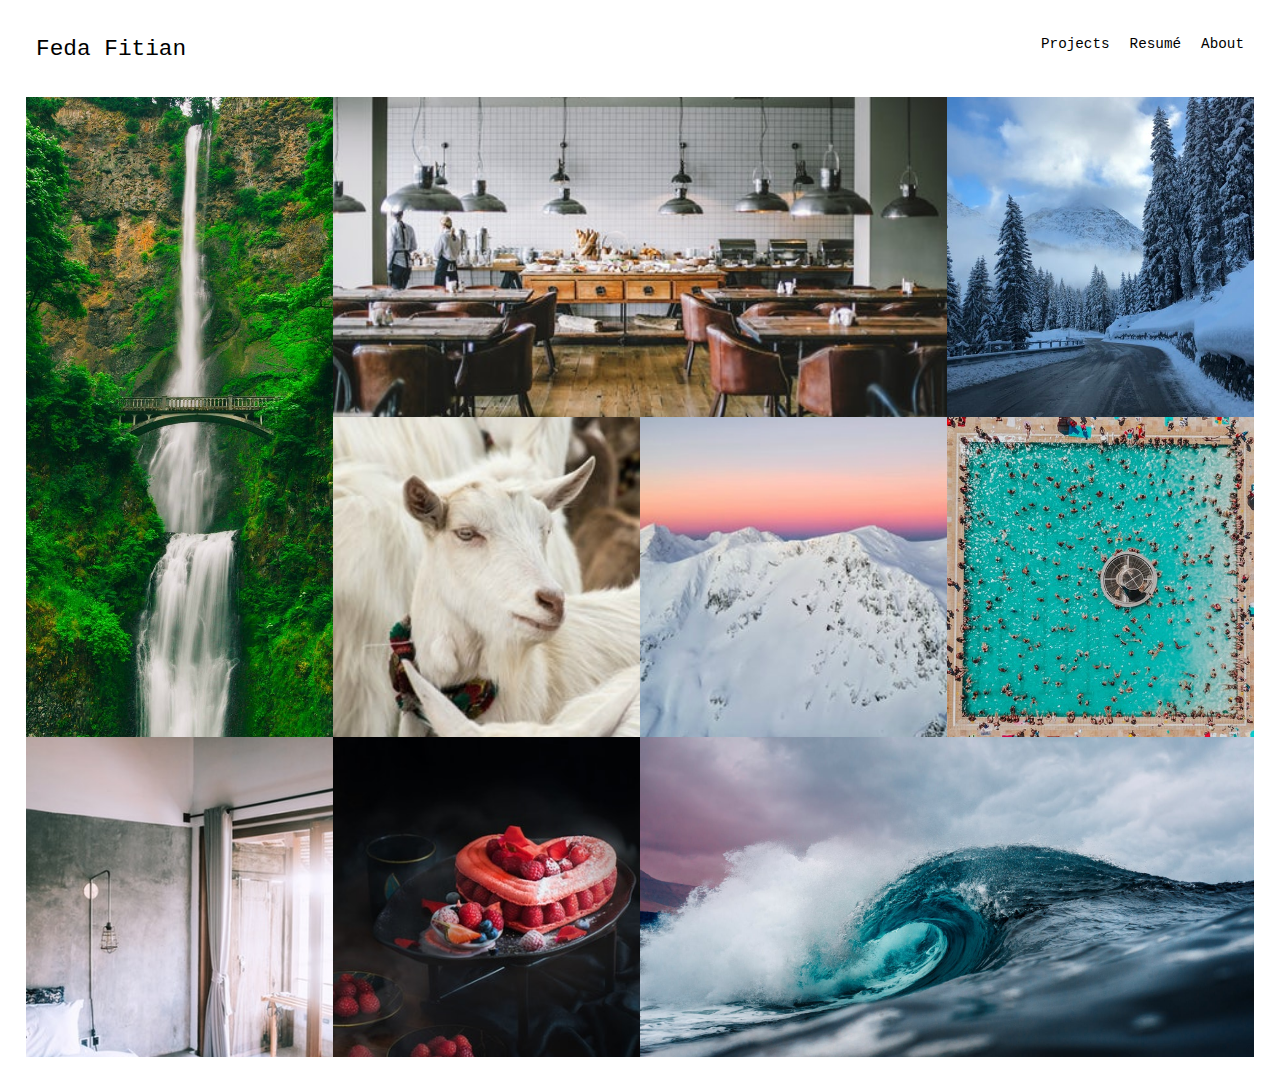
<file: index.html>
<!DOCTYPE html>
<html lang="en">

<head>
    <meta charset="UTF-8">
    <meta name="viewport" content="width=device-width, initial-scale=1.0">
    <meta http-equiv="X-UA-Compatible" content="ie-edge">
    <title>Feda Fitian</title>
    <link rel="stylesheet" type="text/css" href="style.css" />
</head>
<header>
    <nav class="main-nav">
        <a href="index.html">Feda Fitian</a>
        <a href="about.html">About</a>
        <a href="#">Resumé</a>
        <a href="index.html">Projects</a>

    </nav>
</header>

<body>
    <div class="cursors"></div>
    <div class="container">
        <div class="grid">
            <div class="grid-item item-one">
                <img src="img/img1.jpg" alt="">
                <div class="overlay-left">
                    <div class="text">Puerto Rico</div>
                </div>
            </div>


            <div class="grid-item item-two">
                <img src="img/img2.jpg" alt="">
                <div class="overlay-bottom">
                    <div class="text">Somewhere</div>
                </div>
            </div>

            <div class="grid-item item-three">
                <img src="img/img3.jpg" alt="">
                <div class="overlay-right">
                    <div class="text">Hello world!</div>
                </div>
            </div>

            <div class="grid-item item-four">
                <img src="img/img4.jpg" alt="">
                <div class="overlay-top">
                    <div class="text">Llamas n sheyt</div>
                </div>
            </div>

            <div class="grid-item item-five">
                <img src="img/img5.jpg" alt="">
                <div class="overlay-left">
                    <div class="text">Woahhh</div>
                </div>
            </div>

            <div class="grid-item item-six">
                <img src="img/img6.jpg" alt="">
                <div class="overlay-bottom">
                    <div class="text">This is so cool</div>
                </div>
            </div>

            <div class="grid-item item-seven">
                <img src="img/img7.jpg" alt="">
                <div class="overlay-bottom">
                    <div class="text">This is so cool</div>
                </div>
            </div>

            <div class="grid-item item-eight">
                <!--Got play button img from here: https://cdn4.iconfinder.com/data/icons/button-color/64/play_botton-512.png
                icon finder: https://www.iconfinder.com/search/?q=craft&from=navbar-->
                <img src="img/img8.jpg" alt="">
                <div class="overlay-top">
                        <a class="project-description" href="https://www.youtube.com/watch?v=DEvRfKgXFmo">
                    <div class="text">Sample of filming/video editing.<br/>YouTube video with over 110k views.</div>
                    </a>
                </div>
            </div>

            <div class="grid-item item-nine">
                <!--got tools background from here: https://www.clipart.email/download/789286.html-->
                <img src="img/img9.jpeg">
                <div class="overlay-right">
                    <a class="project-description" href="diy.html">
                        <div class="text">Creative and clever do-it-yourself projects.</div>
                    </a>
                </div>
            </div>
        </div>
    </div>
</div>
</body>

</html>
</file>
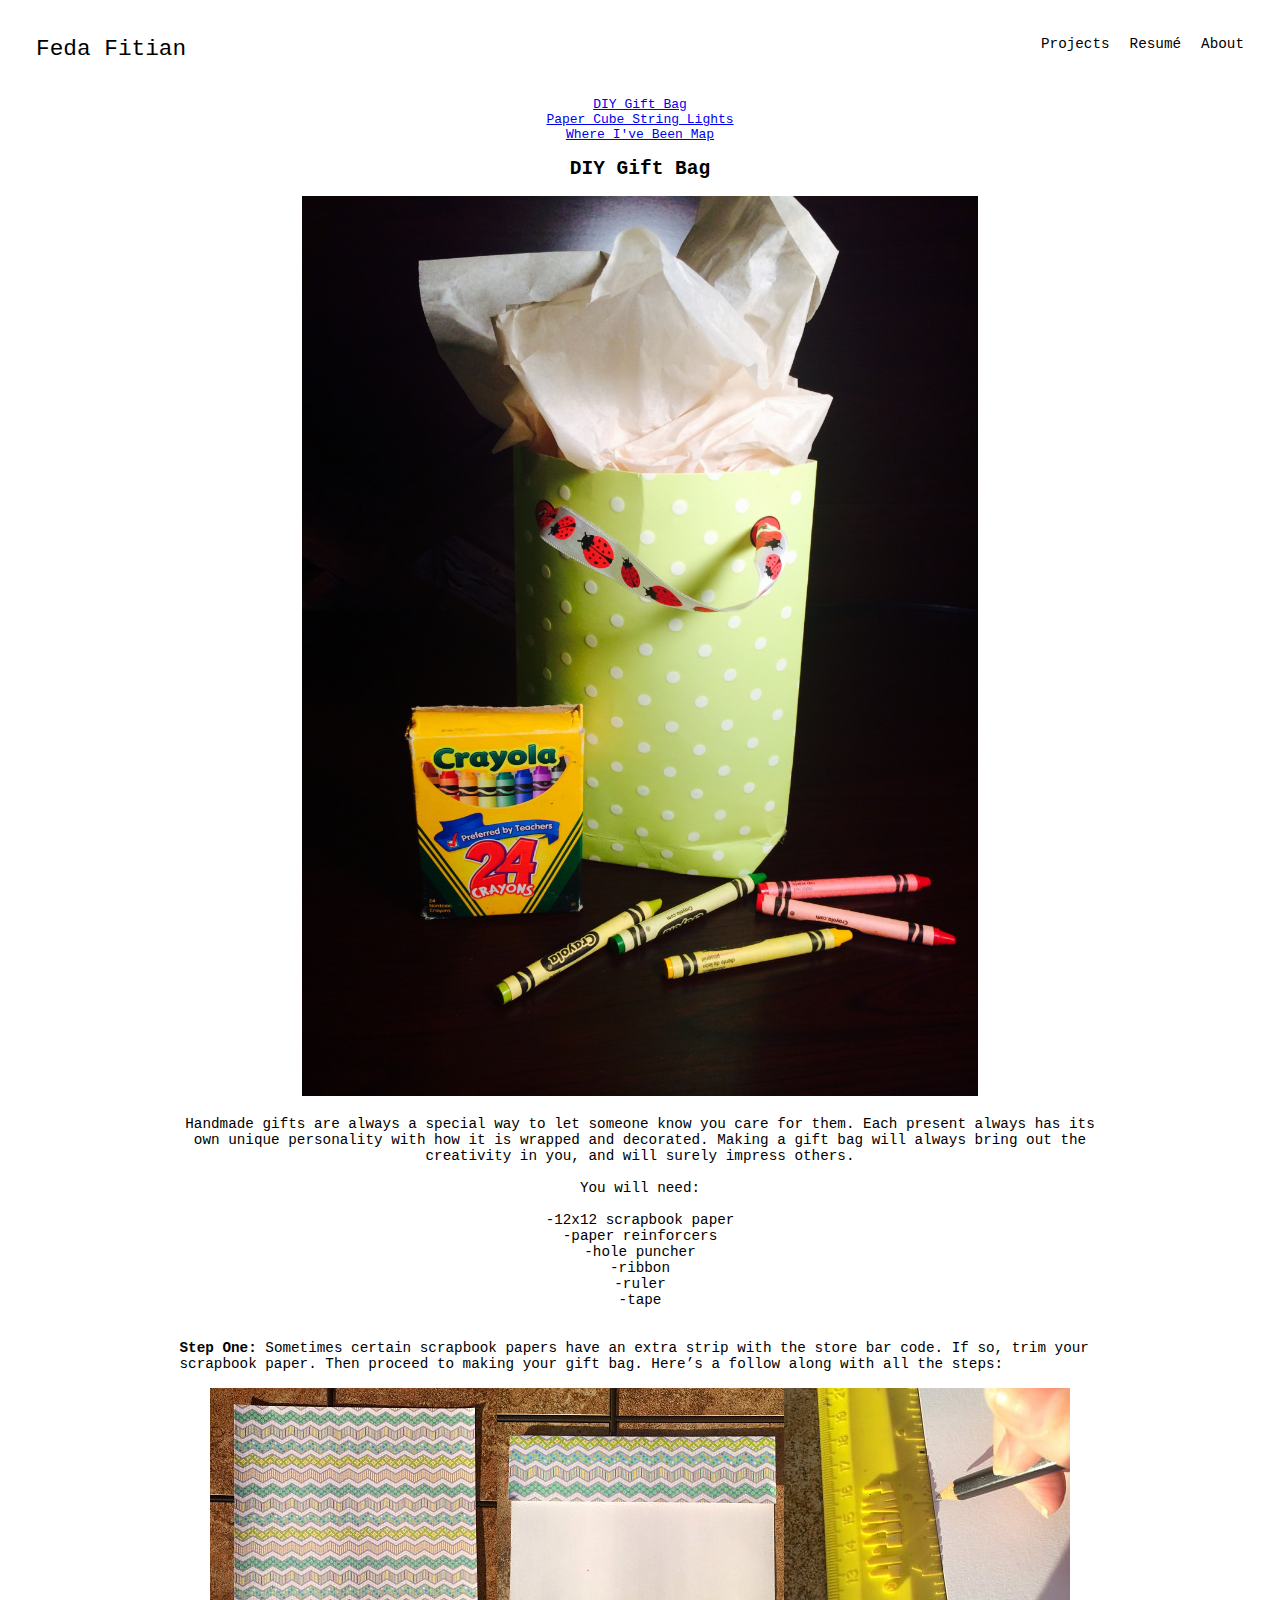
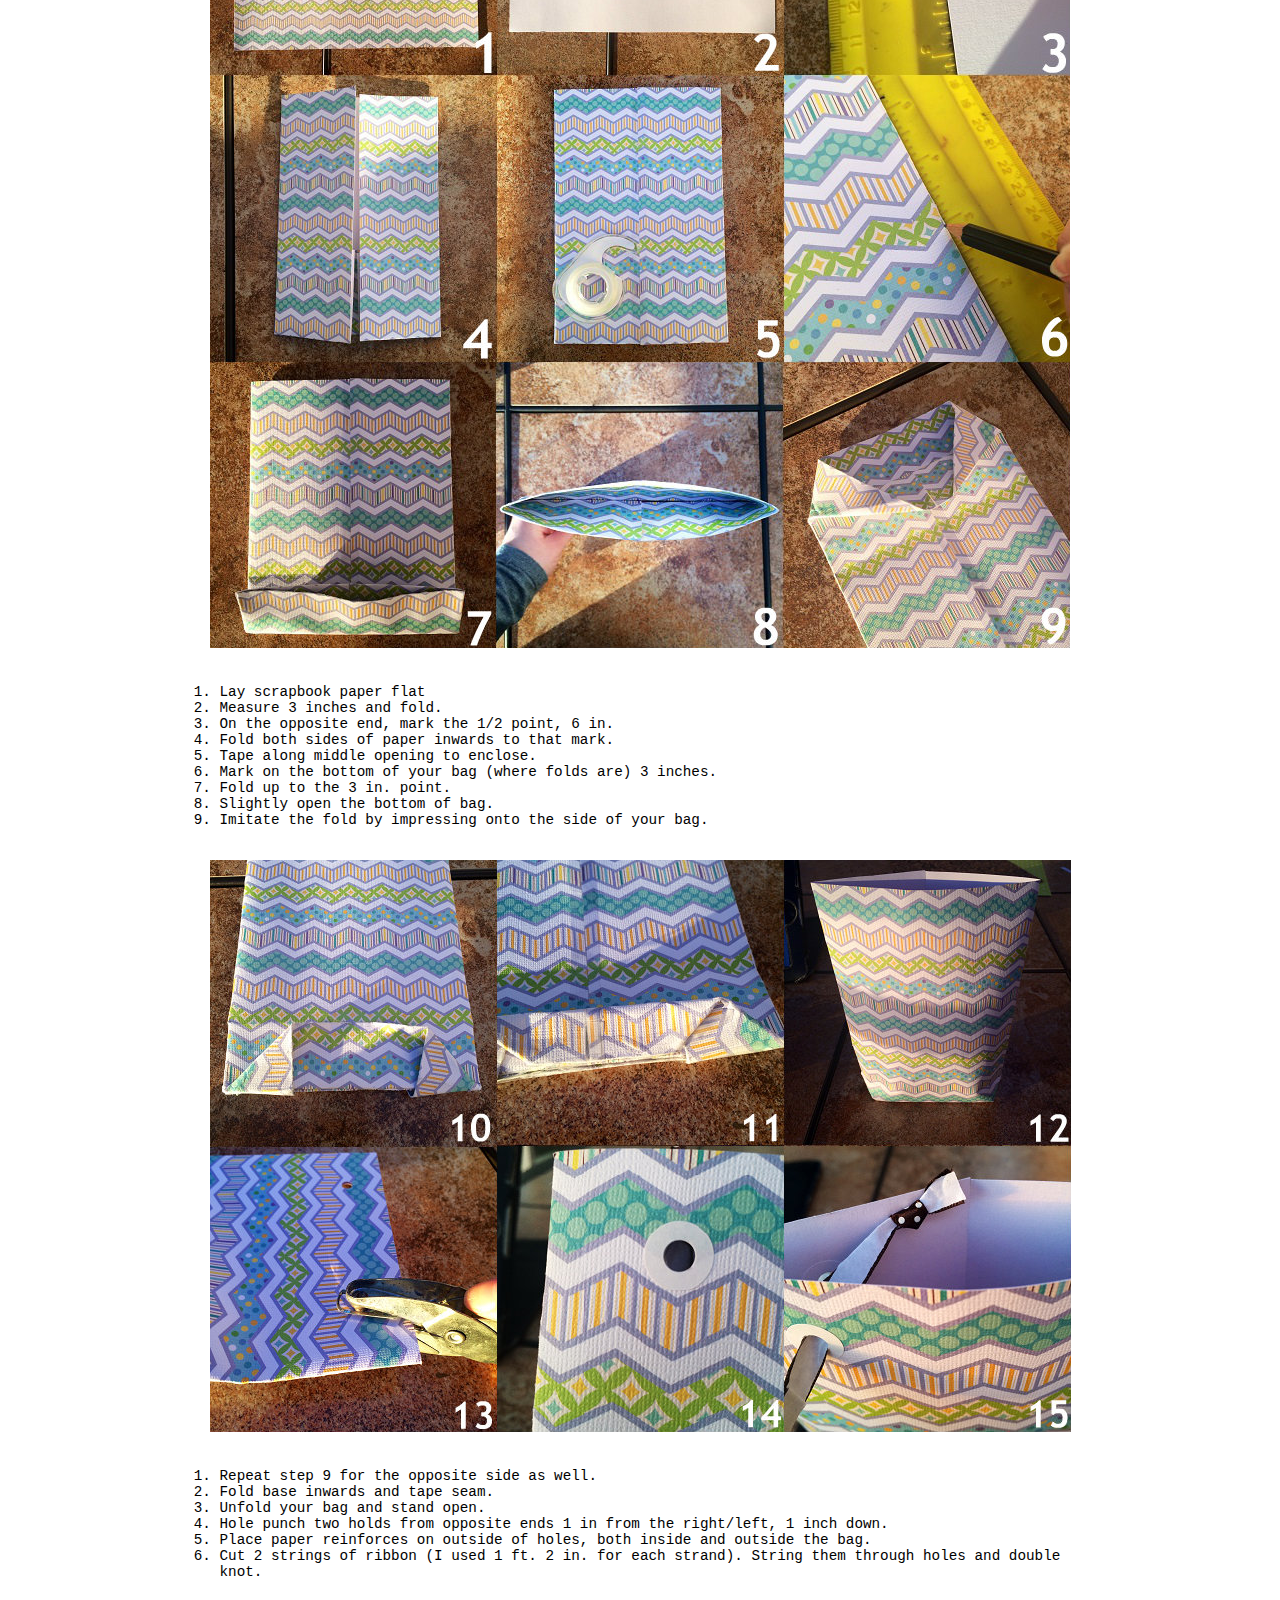
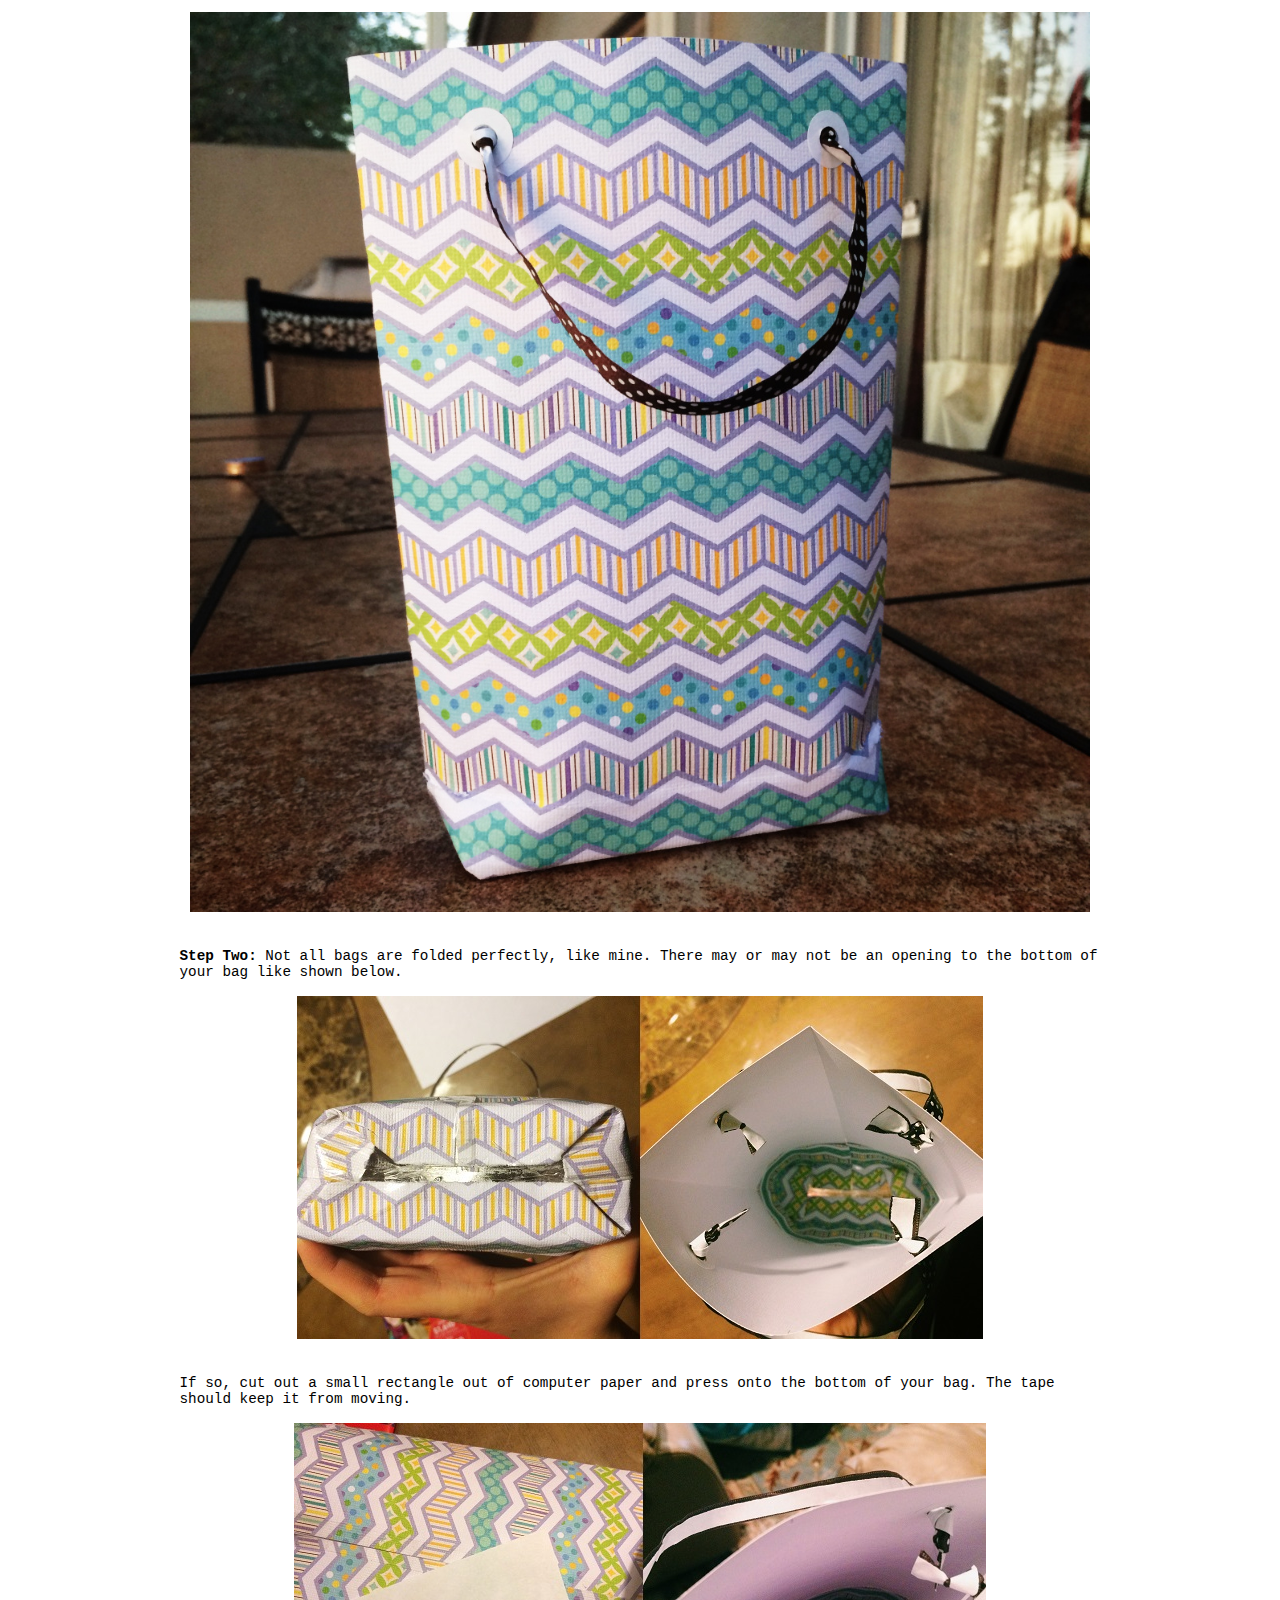
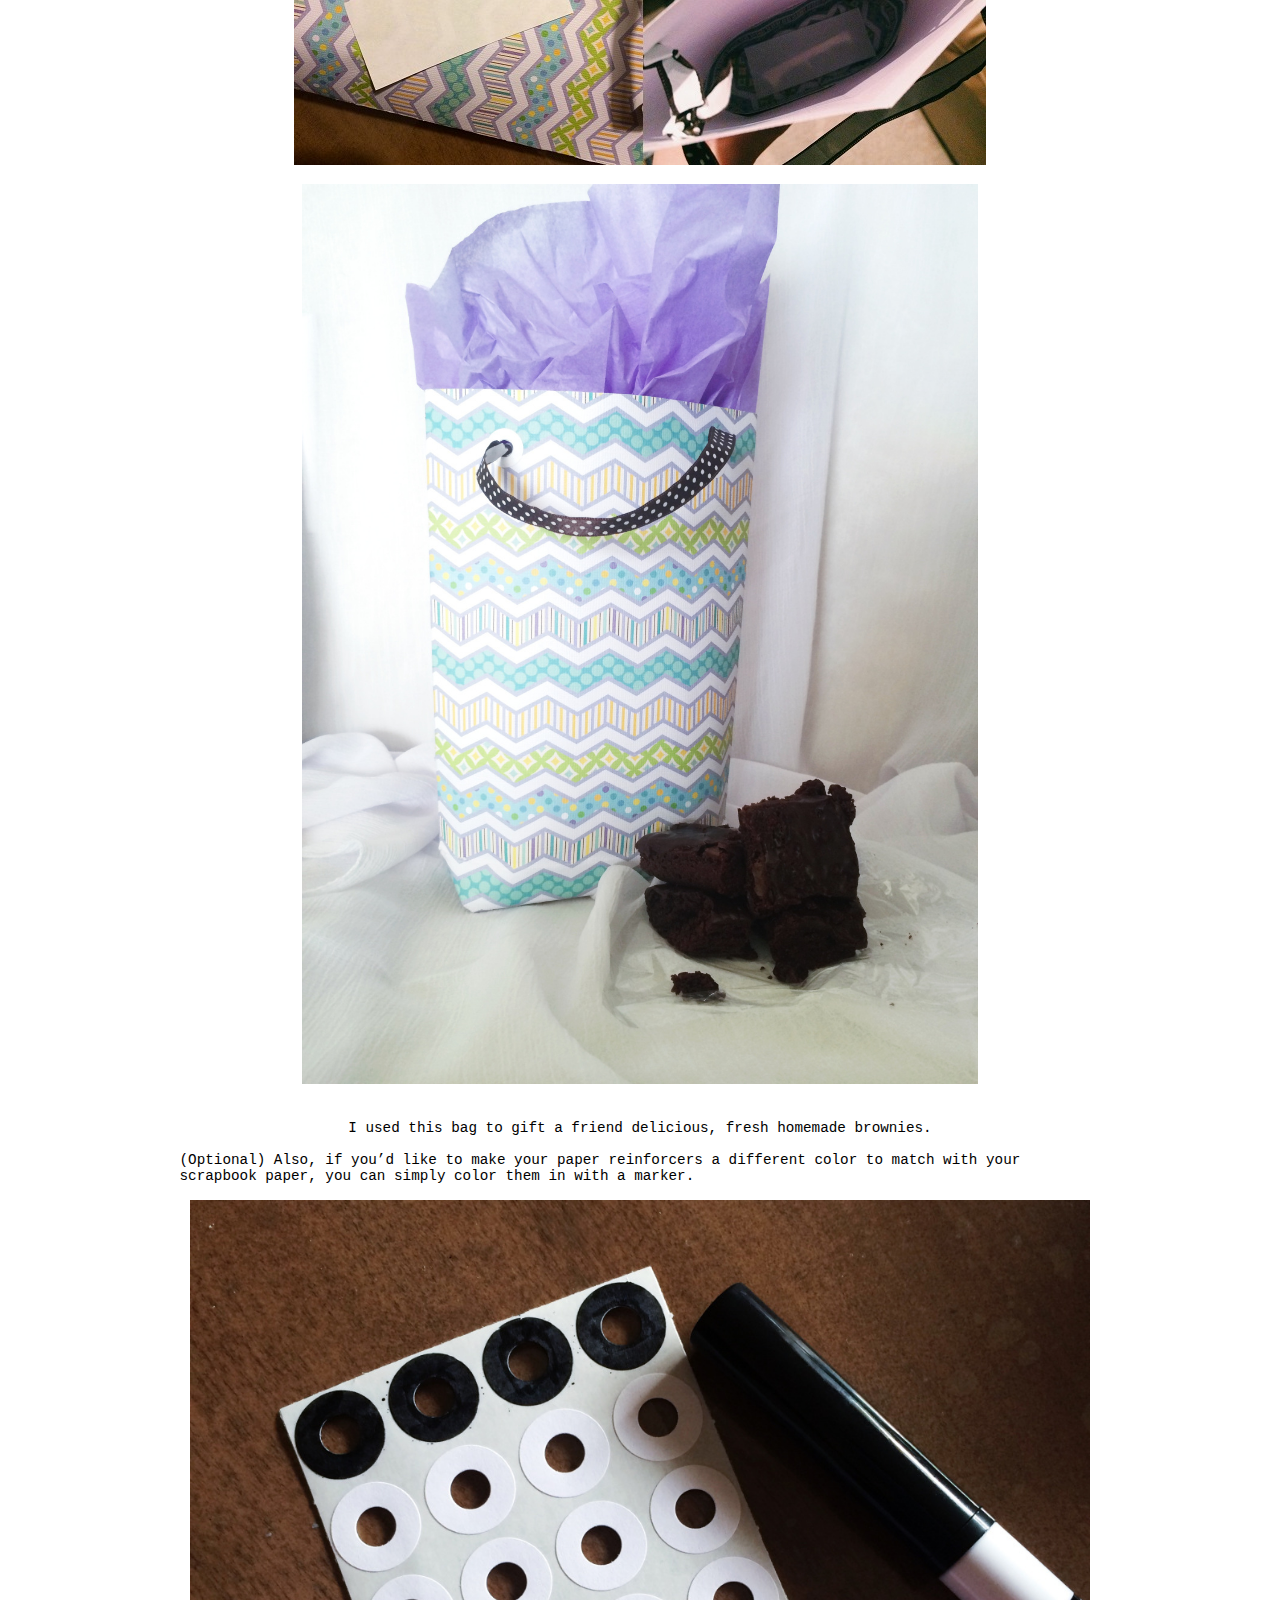
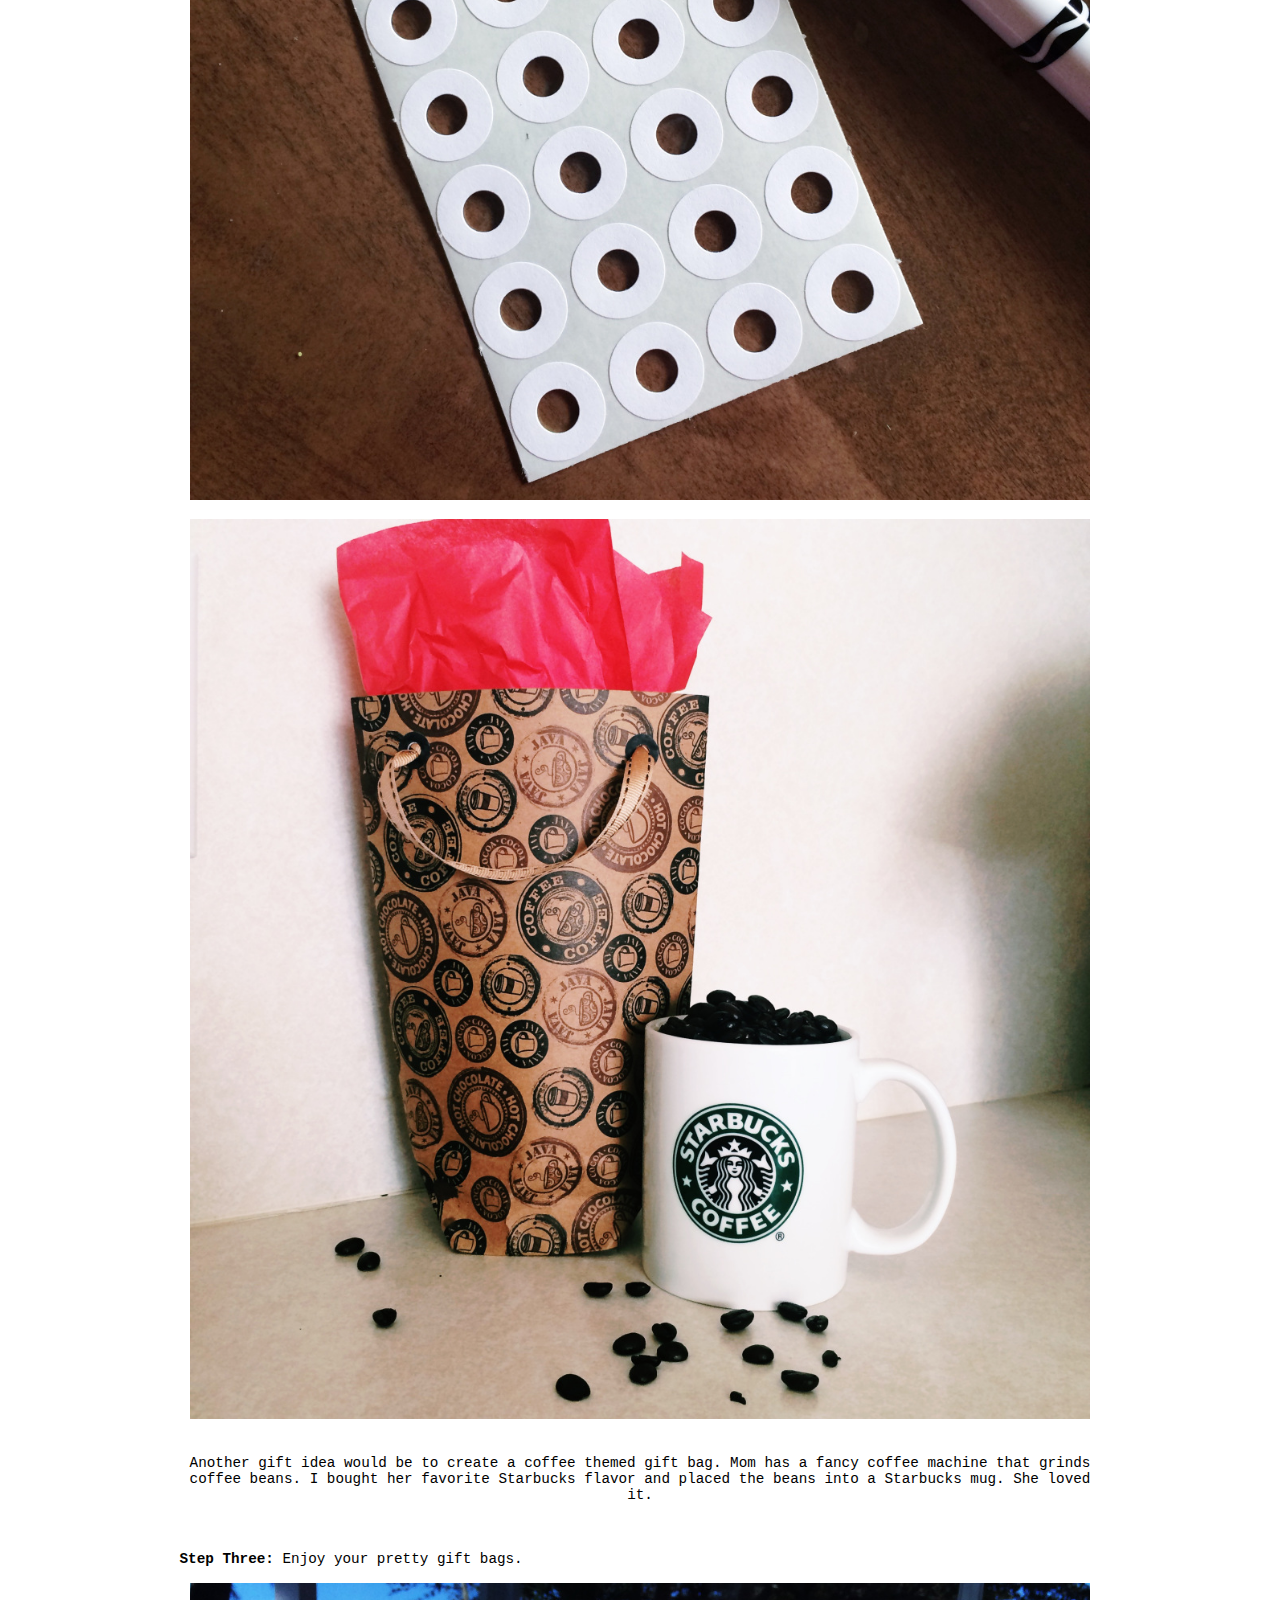
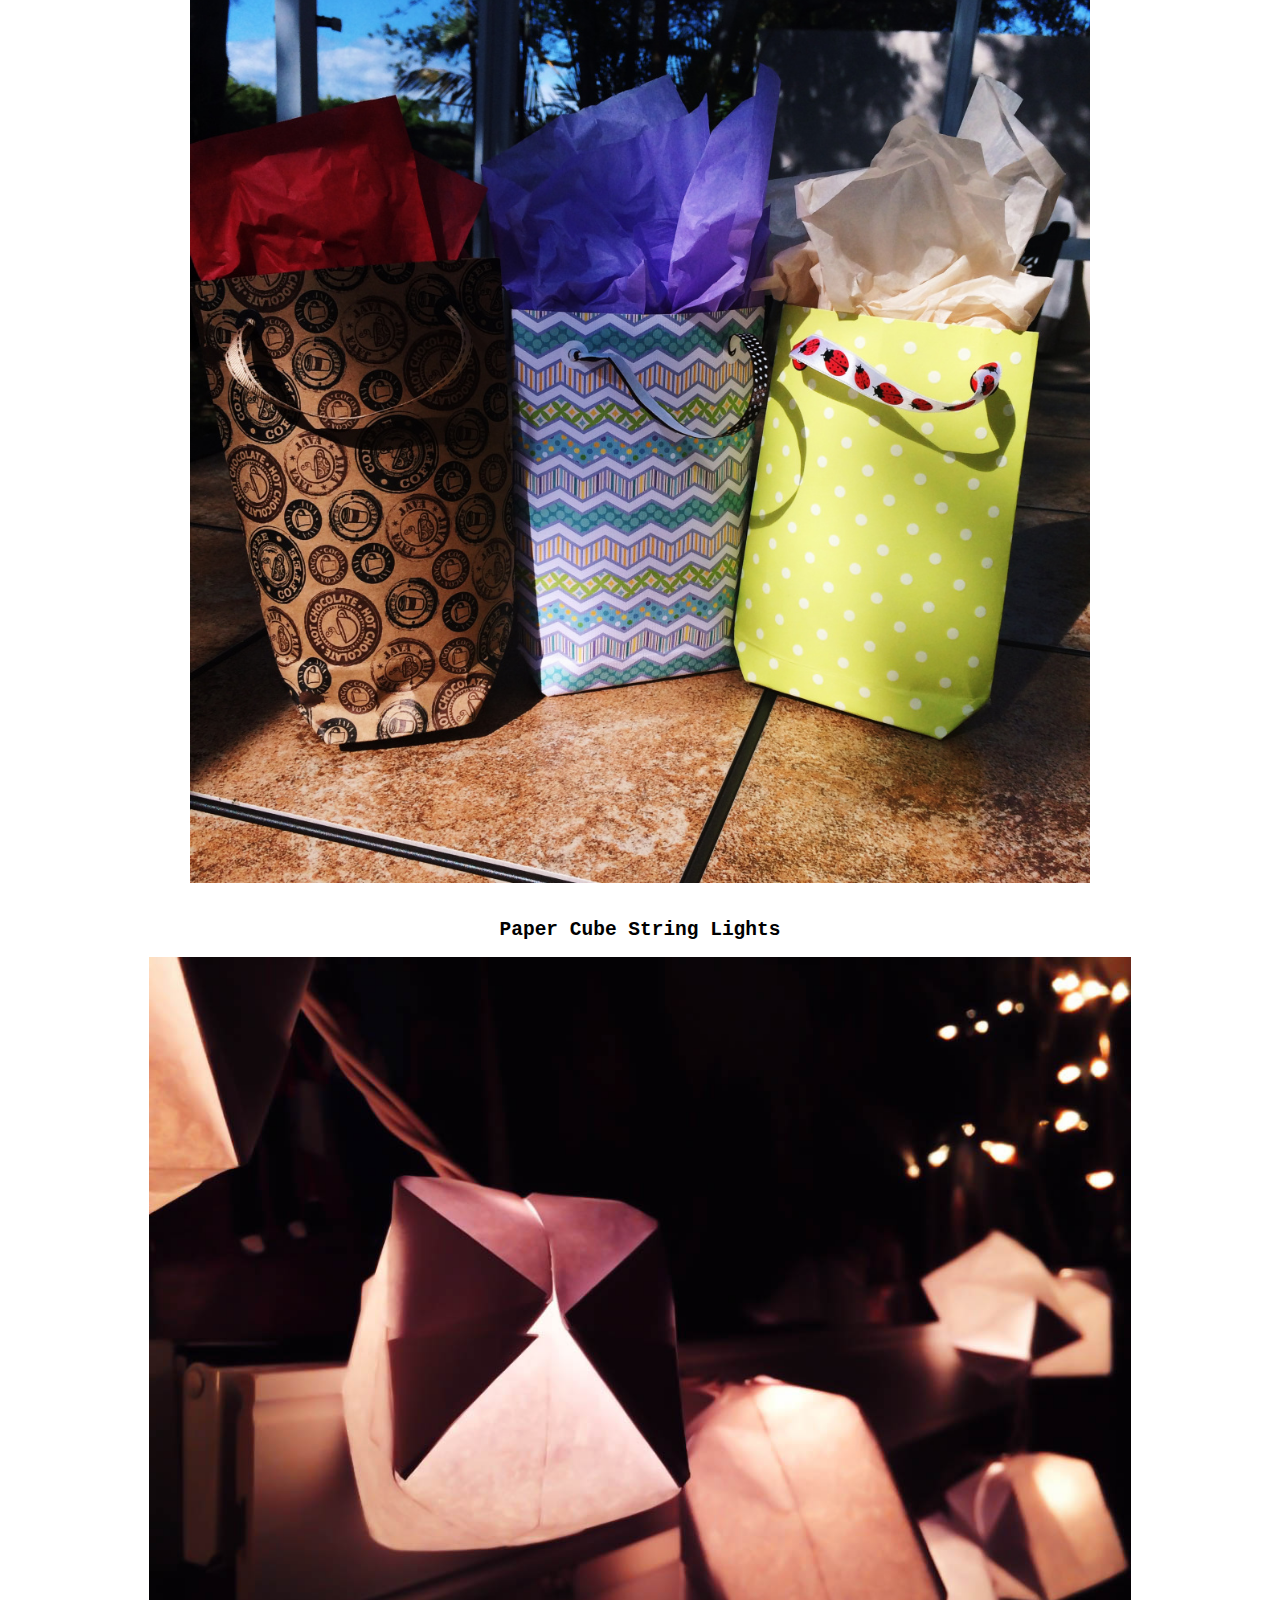
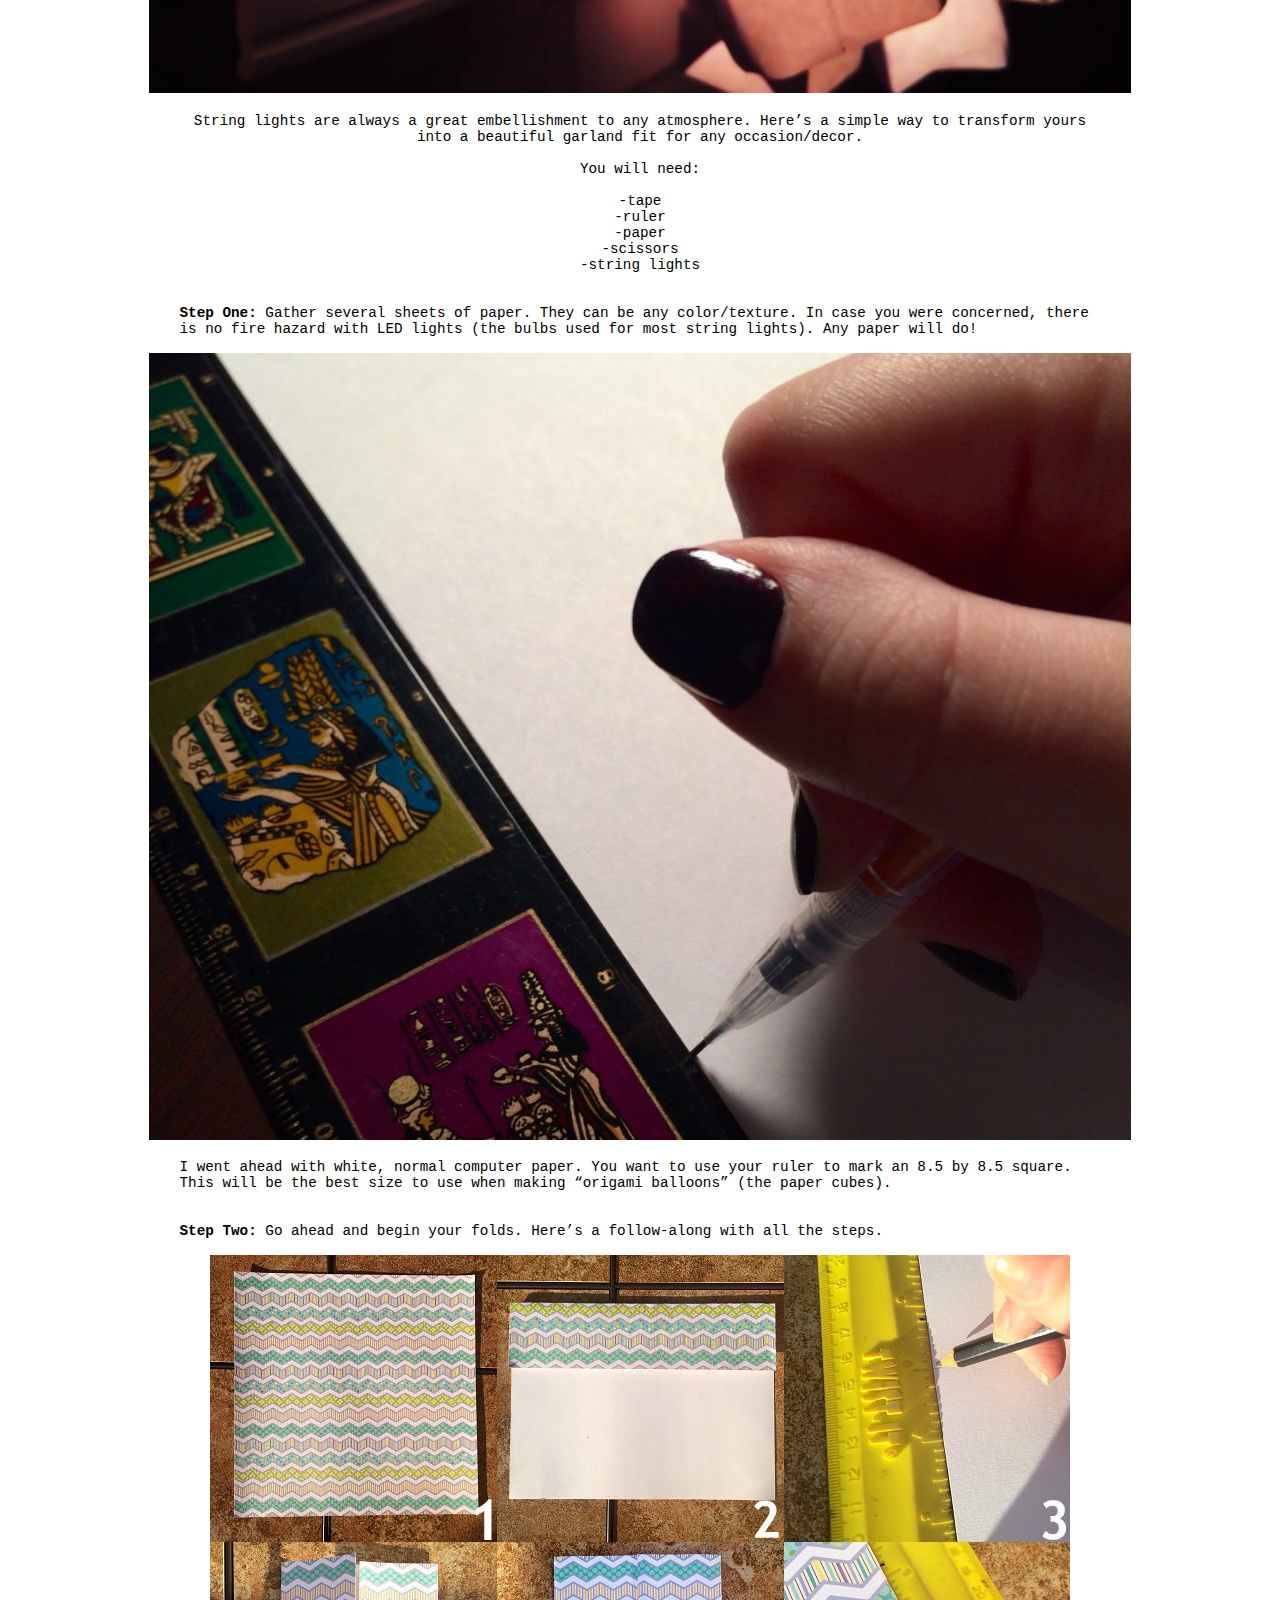
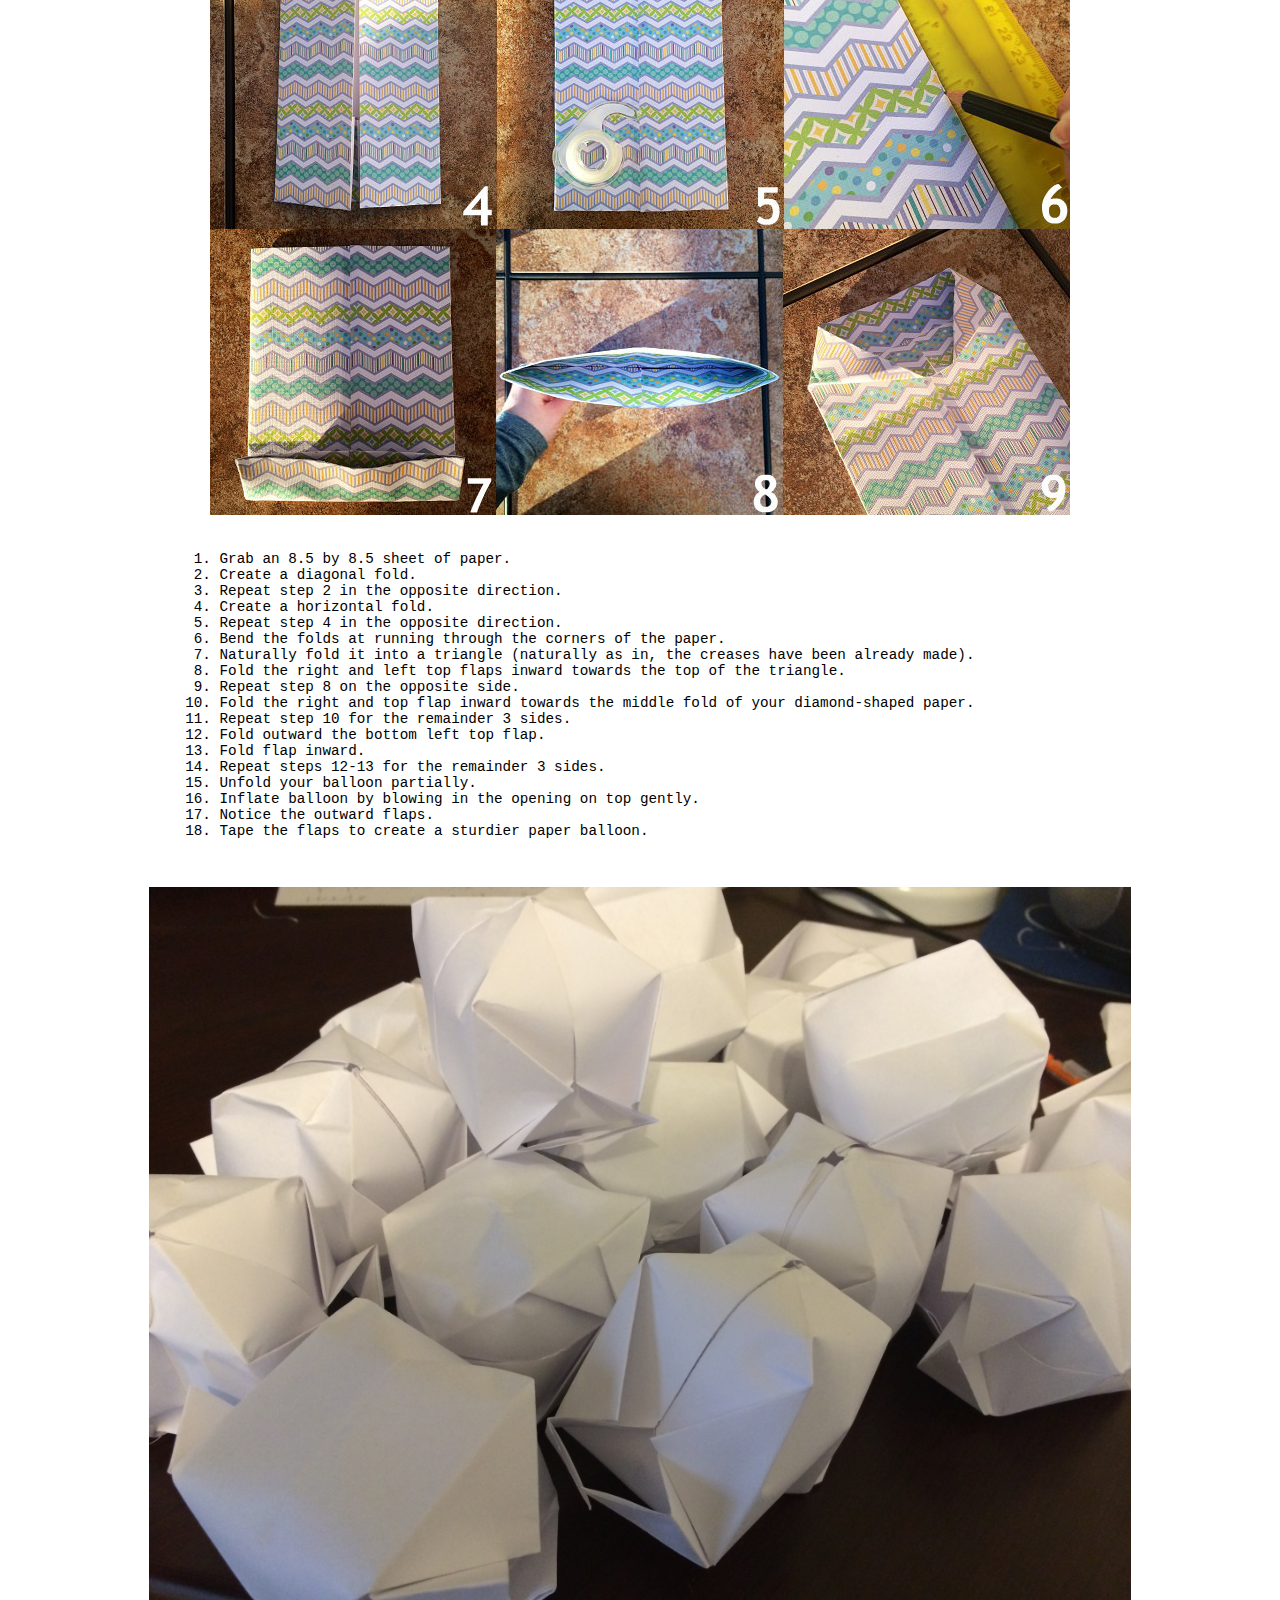
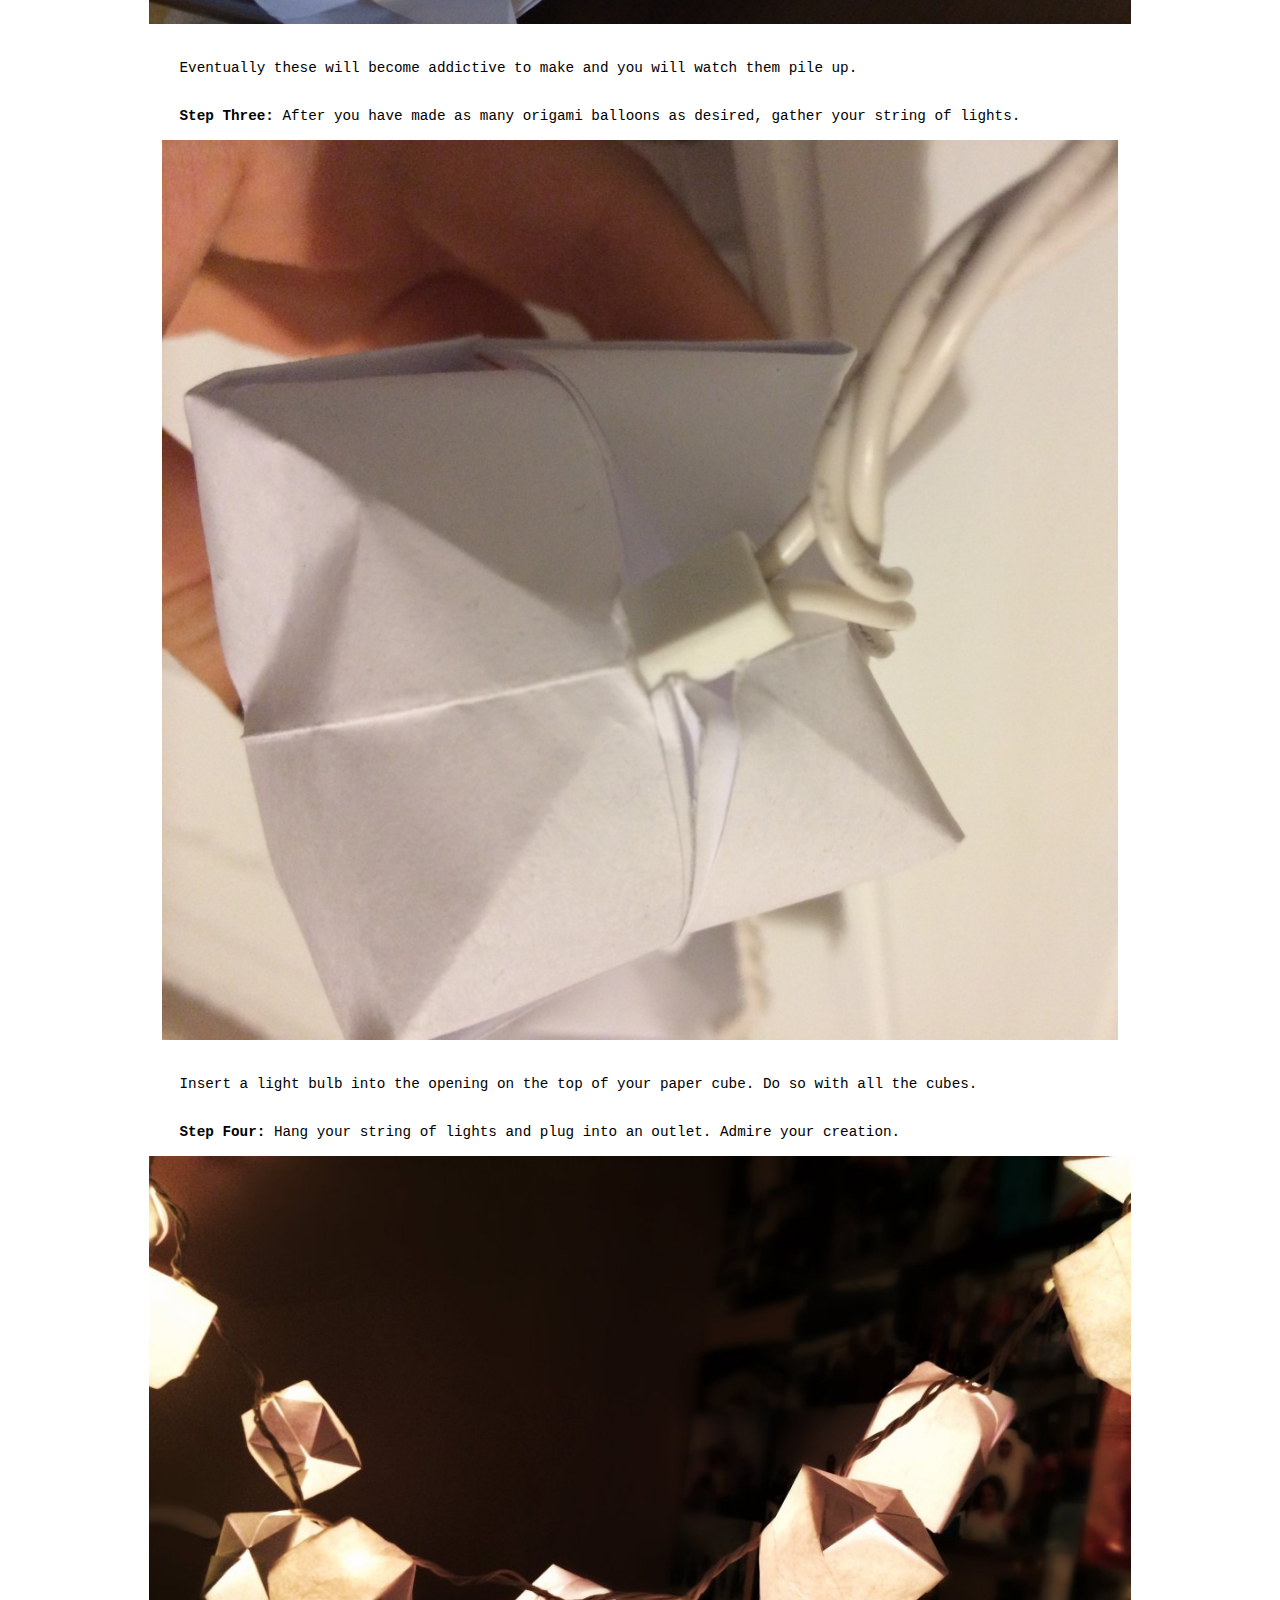
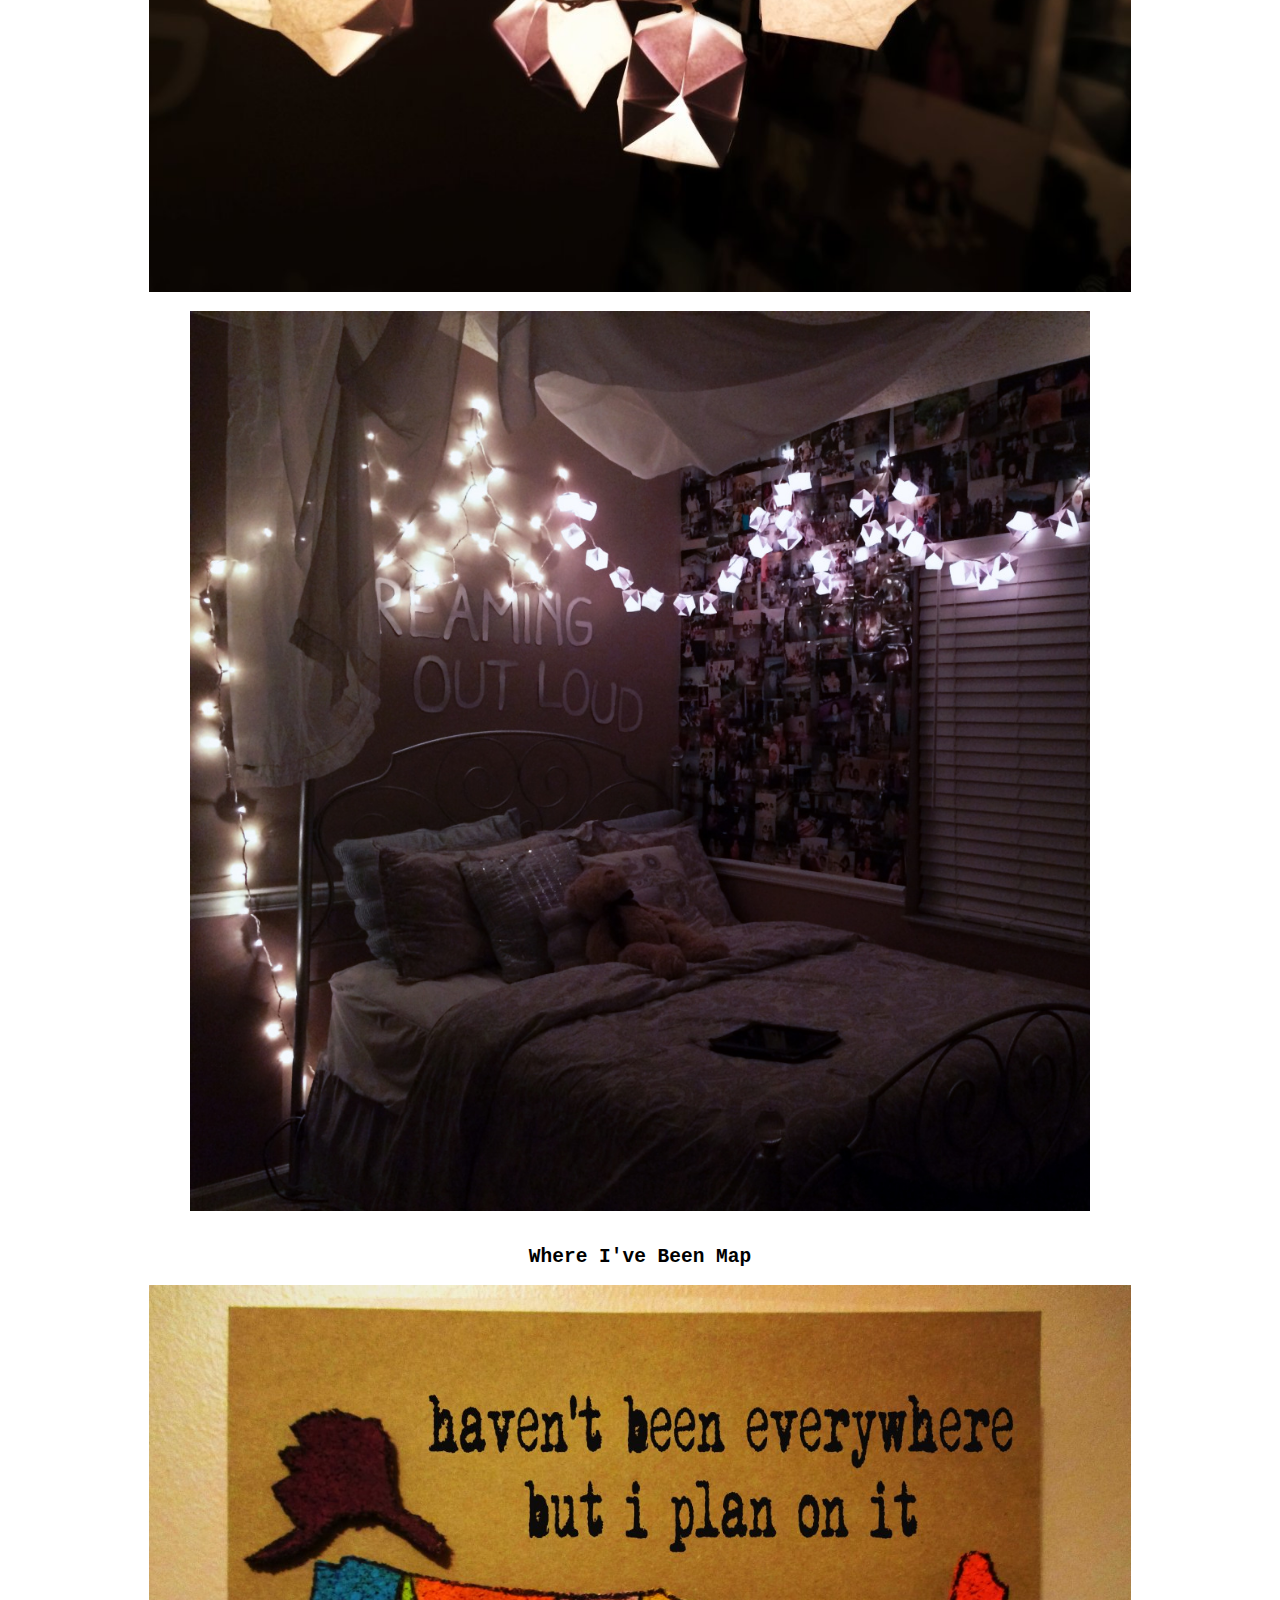
<file: diy.html>
<!DOCTYPE html>
<html lang="en">

<head>
    <meta charset="UTF-8">
    <meta name="viewport" content="width=device-width, initial-scale=1.0">
    <meta http-equiv="X-UA-Compatible" content="ie-edge">
    <title>Feda Fitian</title>
    <link rel="stylesheet" type="text/css" href="diy.css" />
    <link href="https://fonts.googleapis.com/css?family=Nunito&display=swap" rel="stylesheet">
</head>
<header>
    <nav class="main-nav">
        <a class="page-links" href="index.html">Feda Fitian</a>
        <a class="page-links" href="about.html">About</a>
        <a class="page-links" href="#">Resumé</a>
        <a class="page-links" href="index.html">Projects</a>
    </nav>
</header>

<body>
    <div class="cursors"></div>
    <div class="container">
        <div class="grid">
            <!--Table of Contents/On-Page Navigation-->
            <div class="grid-item item-one">
                <a href="#gift-bag">DIY Gift Bag</a>
                <br />
                <a href="#string-lights">Paper Cube String Lights</a>
                <br />
                <a href="#map">Where I've Been Map</a>
                <br />
            </div>

            <!--DIY GIFT BAG-->
            <div class="grid-item item-two">
                <h2 id="gift-bag">DIY Gift Bag</h2>
                <img src="img/gift-bag/cover.jpg" alt="">
                <p class="intro">

                    <br />
                    Handmade gifts are always a special way to let someone know you care for them. Each present always
                    has its own unique personality with how it is wrapped and decorated. Making a gift bag will always
                    bring out the creativity in you, and will surely impress others.

                    <br />
                    <br />
                    You will need:
                    <br />
                    <br />
                    -12x12 scrapbook paper
                    <br />
                    -paper reinforcers
                    <br />
                    -hole puncher
                    <br />
                    -ribbon
                    <br />
                    -ruler
                    <br />
                    -tape
                    <br />
                    <br />
                    <br />
                </p>
                <p class=instructions>
                    <strong>Step One: </strong>Sometimes certain scrapbook papers have an extra strip with the store bar
                    code. If so, trim your scrapbook paper. Then proceed to making your gift bag. Here’s a follow along
                    with all the steps:
                    <br />
                    <br />
                </p>

                <img src="img/gift-bag/gift-bag-follow-along.jpg" alt="">

                <ol class=instructions>
                    <br />
                    <br />
                    <li>Lay scrapbook paper flat</li>
                    <li>Measure 3 inches and fold.</li>
                    <li>On the opposite end, mark the 1/2 point, 6 in.</li>
                    <li>Fold both sides of paper inwards to that mark.</li>
                    <li>Tape along middle opening to enclose.</li>
                    <li>Mark on the bottom of your bag (where folds are) 3 inches.</li>
                    <li>Fold up to the 3 in. point.</li>
                    <li>Slightly open the bottom of bag.</li>
                    <li>Imitate the fold by impressing onto the side of your bag.</li>
                    <br />
                    <br />
                </ol>

                <img src="img/gift-bag/gift-bag-follow-along-2.jpg" alt="">

                <ol class=instructions>
                    <br />
                    <br />
                    <li>Repeat step 9 for the opposite side as well.</li>
                    <li>Fold base inwards and tape seam.</li>
                    <li>Unfold your bag and stand open.</li>
                    <li>Hole punch two holds from opposite ends 1 in from the right/left, 1 inch down.</li>
                    <li>Place paper reinforces on outside of holes, both inside and outside the bag.</li>
                    <li>Cut 2 strings of ribbon (I used 1 ft. 2 in. for each strand). String them through holes and
                        double knot.</li>
                    <br />
                    <br />
                </ol>

                <img src="img/gift-bag/bag1.jpg" alt="">


                <p class=instructions>
                    <br />
                    <br />
                    <strong>Step Two: </strong>Not all bags are folded perfectly, like mine. There may or may not be an
                    opening to the bottom of your bag like shown below.
                    <br />
                    <br />
                </p>

                <img src="img/gift-bag/opening.jpg" alt="">

                <p class=instructions>
                    <br />
                    <br />
                    If so, cut out a small rectangle out of computer paper and press onto the bottom of your bag. The
                    tape should keep it from moving.
                    <br />
                    <br />
                </p>

                <img src="img/gift-bag/opening2.jpg" alt="">

                <br />
                <br />

                <img src="img/gift-bag/brownie-bag.jpg" alt="">

                <p class=intro>
                    <br />
                    <br />
                    I used this bag to gift a friend delicious, fresh homemade brownies.
                    <br />
                    <br />
                </p>
                <p class=instructions>
                    (Optional) Also, if you’d like to make your paper reinforcers a different color to match with your
                    scrapbook paper, you can simply color them in with a marker.
                    <br />
                    <br />
                </p>

                <img src="img/gift-bag/reinforcers.jpg" alt="">

                <br />
                <br />

                <img src="img/gift-bag/coffee-bag.jpg" alt="">

                <p class=intro>
                    <br />
                    <br />
                    Another gift idea would be to create a coffee themed gift bag. Mom has a fancy coffee machine that
                    grinds coffee beans. I bought her favorite Starbucks flavor and placed the beans into a Starbucks
                    mug. She loved it.
                    <br />
                    <br />
                </p>

                <p class=instructions>
                    <br />
                    <br />
                    <strong>Step Three: </strong>Enjoy your pretty gift bags.
                    <br />
                    <br />
                </p>
                <img src="img/gift-bag/multiple.jpg" alt="">

                <br />
                <br />
            </div>

            <!--PAPER CUBE LIGHTS-->
            <div class="grid-item item-three">
                <h2 id="string-lights">Paper Cube String Lights</h2>
                <img src="img/string-lights/string_lights.jpg" alt="">
                <p class="intro">

                    <br />
                    String lights are always a great embellishment to any atmosphere. Here’s a simple way to transform
                    yours into a beautiful garland fit for any occasion/decor.

                    <br />
                    <br />
                    You will need:
                    <br />
                    <br />
                    -tape
                    <br />
                    -ruler
                    <br />
                    -paper
                    <br />
                    -scissors
                    <br />
                    -string lights
                    <br />
                    <br />
                    <br />
                </p>
                <p class=instructions>
                    <strong>Step One: </strong>Gather several sheets of paper. They can be any color/texture. In case
                    you were concerned, there is no fire hazard with LED lights (the bulbs used for most string lights).
                    Any paper will do!
                    <br />
                    <br />
                </p>

                <img src="img/string-lights/ruler.jpg" alt="">
                <br />
                <br />

                <p class="instructions">
                    I went ahead with white, normal computer paper. You want to use your ruler to mark an 8.5 by 8.5
                    square. This will be the best size to use when making “origami balloons” (the paper cubes).
                    <br />
                    <br />
                    <br />
                </p>

                <p class=instructions>
                    <strong>Step Two: </strong>Go ahead and begin your folds. Here’s a follow-along with all the steps.
                    <br />
                    <br />
                </p>

                <img src="img/gift-bag/gift-bag-follow-along.jpg" alt="">

                <ol class=instructions>
                    <br />
                    <br />
                    <li>Grab an 8.5 by 8.5 sheet of paper.</li>
                    <li>Create a diagonal fold.</li>
                    <li>Repeat step 2 in the opposite direction.</li>
                    <li>Create a horizontal fold.</li>
                    <li>Repeat step 4 in the opposite direction.</li>
                    <li>Bend the folds at running through the corners of the paper.</li>
                    <li>Naturally fold it into a triangle (naturally as in, the creases have been already made).</li>
                    <li>Fold the right and left top flaps inward towards the top of the triangle.</li>
                    <li>Repeat step 8 on the opposite side.</li>
                    <li>Fold the right and top flap inward towards the middle fold of your diamond-shaped paper.</li>
                    <li>Repeat step 10 for the remainder 3 sides.</li>
                    <li>Fold outward the bottom left top flap.</li>
                    <li>Fold flap inward.</li>
                    <li>Repeat steps 12-13 for the remainder 3 sides.</li>
                    <li>Unfold your balloon partially.</li>
                    <li>Inflate balloon by blowing in the opening on top gently.</li>
                    <li>Notice the outward flaps.</li>
                    <li>Tape the flaps to create a sturdier paper balloon.</li>
                    <br />
                    <br />
                    <br />
                </ol>

                <img src="img/string-lights/pile.jpg" alt="">

                <p class=instructions>
                    <br />
                    <br />
                    Eventually these will become addictive to make and you will watch them pile up.
                </p>


                <p class=instructions>
                    <br />
                    <br />
                    <strong>Step Three: </strong>After you have made as many origami balloons as desired, gather your
                    string of lights.
                    <br />
                    <br />
                </p>

                <img id="test" src="img/string-lights/insert.jpg" alt="">

                <p class=instructions>
                    <br />
                    <br />
                    Insert a light bulb into the opening on the top of your paper cube. Do so with all the cubes.
                </p>

                <p class=instructions>
                    <br />
                    <br />
                    <strong>Step Four: </strong>Hang your string of lights and plug into an outlet. Admire your
                    creation.
                    <br />
                    <br />
                </p>

                <img src="img/string-lights/string_lights2.jpg" alt="">

                <br />
                <br />

                <img src="img/string-lights/room.jpg" alt="">

                <br />
                <br />

            </div>
            <!--WHERE I'VE BEEN MAP-->
            <div class="grid-item item-four">
                <h2 id="map">Where I've Been Map</h2>
                <img src="img/map/map-cover.jpg" alt="">
                <p class="intro">

                    <br />
                    String lights are always a great embellishment to any atmosphere. Here’s a simple way to transform
                    yours into a beautiful garland fit for any occasion/decor.

                    <br />
                    <br />
                    You will need:
                    <br />
                    <br />
                    -cork board
                    <br />
                    -11 by 11 shoe box cover
                    <br />
                    -12 by 12 scrapbook paper
                    <br />
                    -x-acto knife
                    <br />
                    -scissors
                    <br />
                    -acrylic paint
                    <br />
                    -paint brushes
                    <br />
                    -glue stick
                    <br />
                    -double sided adhesive or hot glue gun
                    <br />
                    -sharpies
                    <br />
                    -thumb tacks
                    <br />
                    -outline of USA map
                    <br />
                    -printer
                    <br />
                    <br />
                    <br />
                </p>

                <p class=instructions>
                    <strong>Step One: </strong>Print out an outline of a USA map. If a printer is unavailable, you can
                    easily transfer the outline using the technique below.
                    <br />
                    <br />
                </p>


                <img src="img/map/trace.jpg" alt="">
                <br />
                <br />

                <p class=instructions>
                    <em>DIY Tracing Pad: </em>Take a sheet of paper and lay it flat against your computer monitor. The
                    brightness coming from the screen creates a trace pad and you’ll be able to see the outline. Using a
                    pencil, trace gently until the outline is complete.
                    (Behold: a DIY within a DIY!)
                    <br />
                    <br />
                </p>

                <p class=instructions>
                    <strong>Step Two: </strong>Go ahead and begin transforming your cork board into a USA map. Here’s a
                    follow-along with all the steps.
                    <br />
                    <br />
                </p>

                <ol class=instructions>
                    <br />
                    <br />
                    <li>Use a black sharpie to darken the outer outline of the map. Use a black colored pencil to darken the inner outlines of the states. (Please don’t forget Hawaii & Alaska!!)</li>
                    <li>Cut along the outer outlines of the map.</li>
                    <li>Place map onto cork board. Using a black sharpie, trace along the outline to transfer onto board.</li>
                    <li>Using an X-Acto knife, cut along inner outlines of states.</li>
                    <li>Fold/remove states one by one.</li>
                    <li>Trace their outlines with a sharpie.
                        <br/>
                            (I used the point of a pencil to jab into the map so the map would stay put as I traced the outlines. It was much sturdier than a thumb tack.)</li>
                    <li>Go over outline once more with sharpie.</li>
                    <li>Cut along outline.</li>
                    <li>Begin painting. Make sure to apply two layers of paint to each state for a more solid color.</li>
                    <li>Use a sharpie to go over inner and outer outlines of map.</li>
                    <li>Repeat step 10 for the remainder 3 sides.</li>
                    <li>Grab the top cover of an 11 by 11 shoe box.</li>
                    <li>Attach a scrapbook sheet of paper by using a glue stick.</li>
                    <li>Attach map using double sided adhesive or a hot glue gun.</li>
                    <li>Hang your shoe box using two thumb tacks. Proceed using thumb tacks to mark places visited.</li>
                    <li>(optional) Using a sharpie or letter stickers, draw out a saying/title.</li>
                    <br />
                    <br />
                    <br />
                </ol>

                <p class=instructions>
                    <br />
                    <br />
                    <strong>Step Three: </strong>Enjoy marking your vacation spots!
                    <br />
                    <br />
                </p>

                <img src="img/map/pins.jpg" alt="">

                <br />
                <br />

            </div>
        </div>
</body>
<!--
<body>
    <div class="cursors"></div>
    <div class="container">
        <div class="grid">
        <a href="#gift-bag">DIY Gift Bag</a>
        <a href="string-lights">Paper Cube String Lights</a>
        <a href="calendar">Photo Frame Calendar</a>
        <a href="map">Where I've Been Map</a>
        <p>Feda is a recent graduate from a top-tier neuroscience program with experience developing technological curriculums and influencing women in the field of computer science.
            </p>

            <p>With an eye for innovation and pixel perfection, I use my creative background and integrate it with science to complete work tasks and personal side projects. Currently, I am interning as a Data Analyst with Lufthansa Technik. I am looking for positions that will allow me to express my creativity in a technical profession by May 2019. 
            </p>

            <p>Aside from my time at school and work, I like coding, art projects, photography, exploring new things, and pick-up soccer.</p>
            
        <div id="gift-bag">
            
            <p>Let's learn how to make a gift bag at home!</p>
        </div>
        <div id="string-lights">
            
                <p>Let's learn how to make a gift bag at home!</p>
            </div>
    </div>
</div>
</body>
-->

</html>
</file>
<file: style.css>
* {
    box-sizing: border-box;
}

body {
    margin: 0;
    font-family: monospace;
    cursor: crosshair; 
}

.container {
    margin: 2em;
}

/*CURSOR*/

.cursors {
  display: flex;
  flex-wrap: wrap;
}
.cursors > div {
  flex: 150px;
  padding: 10px 2px;
  white-space: nowrap;
  border: 1px solid #eee;
  border-radius: 5px;
  margin: 0 5px 5px 0;
}
.cursors > div:hover {
  background: black;
}

/*---NAV BAR---*/

header {
    margin-left: 2em;
    margin-right: 2em;
    margin-top: 2em;
}

a {
    margin-right: 10%;
    text-decoration: none;
    color: black;
    font-size: 1.1em;
    cursor: crosshair; 
}

nav a:first-child {
    float: left;
    font-size: 1.75em;
    padding-bottom: 25px;
    padding-top: -15px;
}

nav a {
    list-style: none;
    margin: 10px;
    float: right;
}

nav a:hover {
    color:#3276AB; 
}


/*---GRID STYLING---*/

.grid {
    width: 100%;
    height: auto;
    display: grid;
    grid-template-columns: repeat(4, 1fr);
    grid-auto-rows: minmax(25vh, 25vw);
}

.grid-item {
    width: 100%;
}

.item-one {
    grid-row: 1/3;
    background-color: lightblue;
}

.item-two {
    grid-row: 1/2;
    grid-column: 2/4;
    background-color: rgb(159, 255, 247);
}

.item-three {
    background-color: burlywood;
}

.item-four {
    background-color: lightseagreen;
}

.item-five {
    background-color: antiquewhite
}

.item-six {
    background-color: rgb(175, 223, 183);
}

.item-seven {
    background-color: lightgray;
}

.item-eight {
    background-color: lightsalmon;
}

.item-nine {
    grid-column: 3/5;
    background-color: rgb(138, 206, 138);
}

.grid-item > img {
    object-fit: cover;
    width: 100%;
    max-height: 100%;
}


/*HOVER OVER IMAGE EFFECT*/

.grid-item {
    position: relative;
}

.overlay-left {
    position: absolute;
    bottom: 0;
    left: 0;
    right: 100%;
    background-color: green;
    overflow: hidden;
    width: 0;
    height: 100%;
    transition: .5s ease;
}

.overlay-right {
    position: absolute;
    bottom: 0;
    left: 100%;
    right: 0;
    background-color: rgb(255, 254, 246);
    overflow: hidden;
    width: 0;
    height: 100%;
    transition: .5s ease;
}

.overlay-top {
    position: absolute;
    bottom: 100%;
    left: 0;
    right: 0;
    background-color: #008CBA;
    overflow: hidden;
    width: 100%;
    height: 0;
    transition: .5s ease;
}

.overlay-bottom {
    position: absolute;
    bottom: 0;
    left: 0;
    right: 0;
    background-color: #242424;
    overflow: hidden;
    width: 100%;
    height: 0;
    transition: .5s ease;
}

.item-one:hover .overlay-left {
    width: 100%;
    left: 0;
}

.item-two:hover .overlay-bottom {
    height: 100%;
}

.item-three:hover .overlay-right {
    width: 100%;
    left: 0;
}

.item-four:hover .overlay-top {
    bottom: 0;
    height: 100%;
}

.item-five:hover .overlay-left {
    width: 100%;
    left: 0;
}

.item-six:hover .overlay-bottom {
    height: 100%;
}

.item-seven:hover .overlay-bottom {
    height: 100%;
}

.item-eight:hover .overlay-top {
    bottom: 0;
    height: 100%;
}

.item-nine:hover .overlay-right {
    width: 100%;
    left: 0;
}

.text {
    color: rgb(32, 30, 30);
    font-size: 20px;
    position: absolute;
    top: 50%;
    left: 50%;
    -webkit-transform: translate(-50%, -50%);
    -ms-transform: translate(-50%, -50%);
    transform: translate(-50%, -50%);
    white-space: normal;
    text-align: center;
}

.project-description {
    display:block;
    /*cursor: pointer;*/
}
/* perfect 9 squares here with just this code

 * {
    box-sizing: border-box;
}

body{
    margin: 0;
}

.grid {
    width: 100%;
    height: auto;
    display: grid;
    grid-gap:15px;
    grid-template-columns: repeat(3,1fr);
    grid-auto-rows: minmax(30vh, 30vw);
}

.grid-item {
    background-color:lightpink;
    width: 100%;
}
*/
</file>
<file: diy.css>
* {
    box-sizing: border-box;
}

body {
    margin: 0;
    font-family: monospace;
    cursor: crosshair; 
}

img {
    max-width: 75%;
    height: auto;
}

/*PARAGRAPH STYLING*/
.intro {
    font-size: 1.1em;
    text-align: center;
    width: 75%;
    margin: auto;
}

.instructions {
    font-size: 1.1em;
    text-align: left;
    width: 75%;
    margin: auto;
}

.container {
    margin: 2em;
}


/*CURSOR*/

.cursors {
  display: flex;
  flex-wrap: wrap;
}
.cursors > div {
  flex: 150px;
  padding: 10px 2px;
  white-space: nowrap;
  border: 1px solid #eee;
  border-radius: 5px;
  margin: 0 5px 5px 0;
}
.cursors > div:hover {
  background: black;
}

/*---NAV BAR---*/

header {
    margin-left: 2em;
    margin-right: 2em;
    margin-top: 2em;
}

nav a {
    margin-right: 10%;
    text-decoration: none;
    color: black;
    font-size: 1.1em;
    cursor: crosshair; 
}

nav a:first-child {
    float: left;
    font-size: 1.75em;
    padding-bottom: 25px;
    padding-top: -15px;
}

nav a {
    list-style: none;
    margin: 10px;
    float: right;
}

nav a:hover {
    color:#3276AB; 
}

.page-links {

}
/*---GRID STYLING---*/

.grid {
    width: 100%;
    height: auto;
    display: block;
    /*grid-template-columns: repeat(4, 1fr);*/
    grid-auto-rows: minmax(20vh, 20vw);
    grid-gap: 15px;
    text-align: center;
}

.grid-item > img {
    margin:auto;
    max-width: 80%;
    max-height: 100vh;
}
.grid-item {
    width: 100%;
}

.item-one {
  display:inline-block;
}

.item-two {

}



.item-three {

}

.item-four {

}

.right-text {
    text-align: none;
}
</file>
